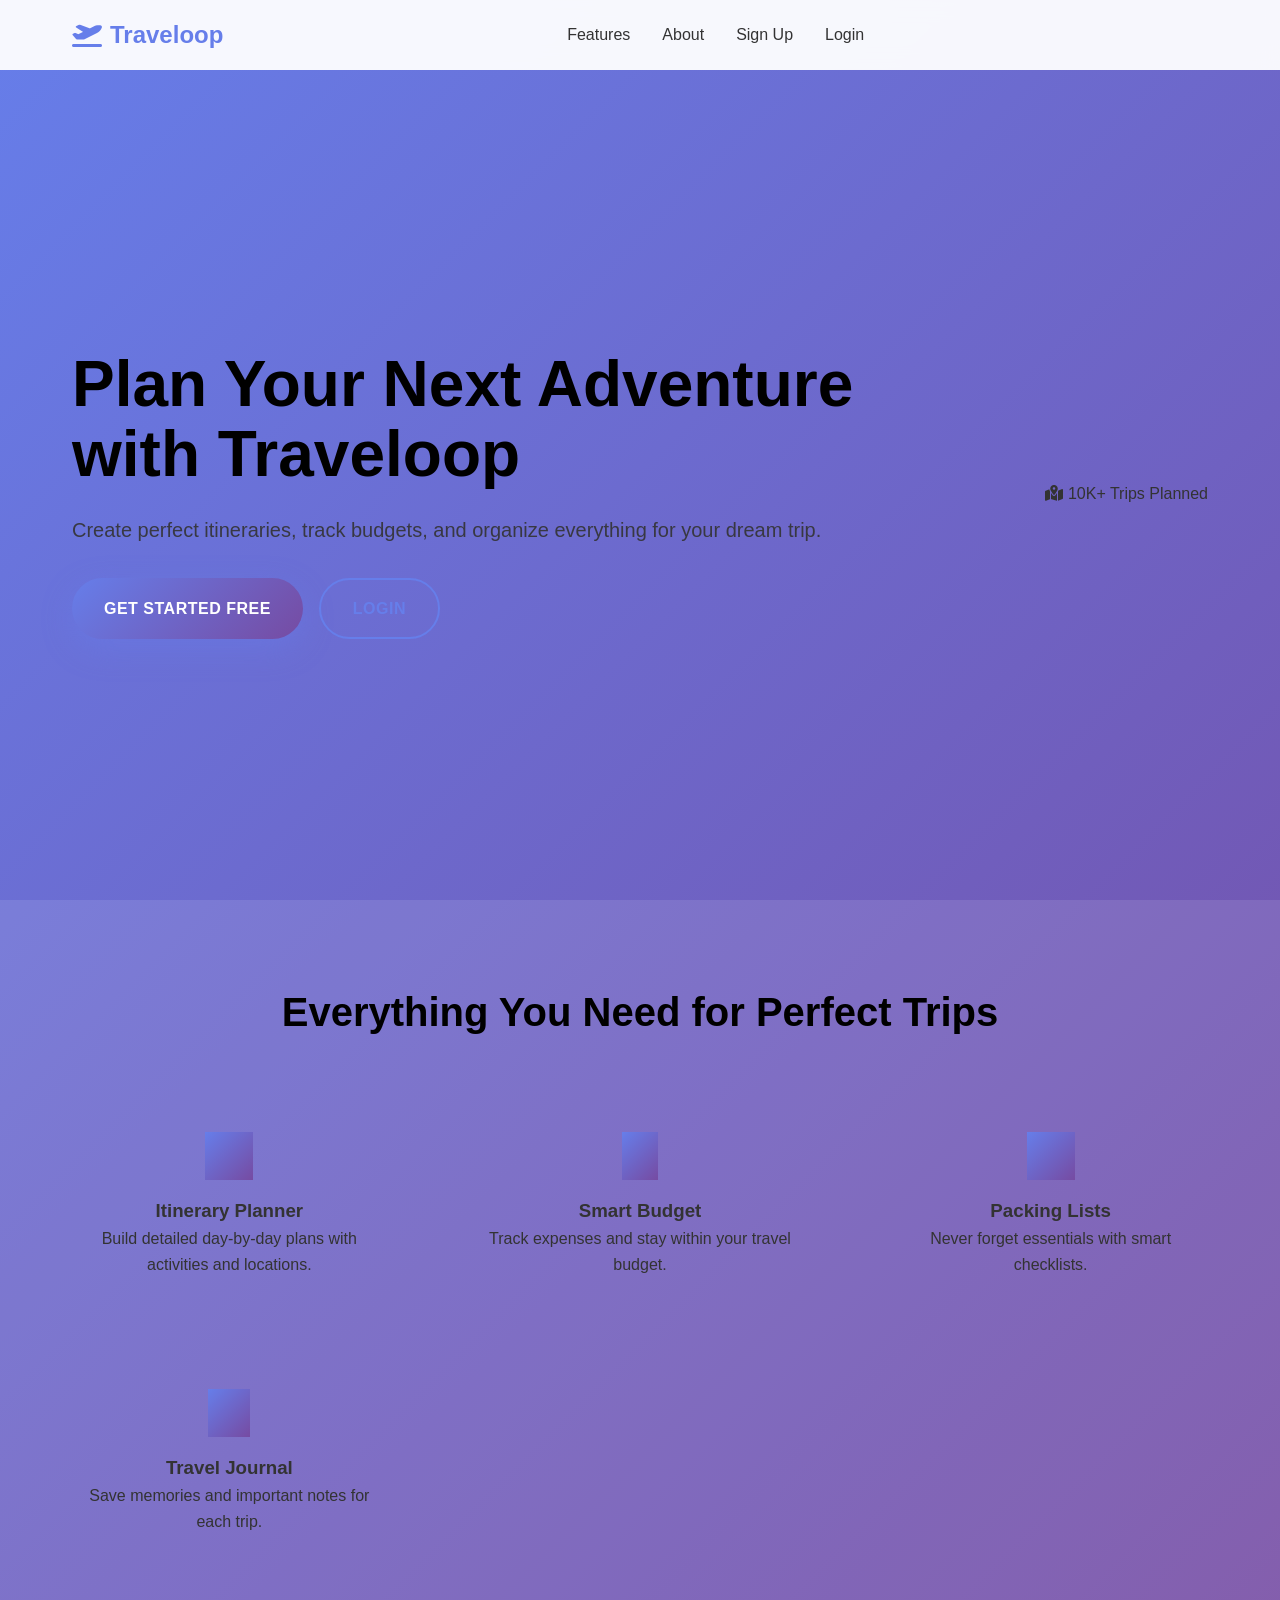
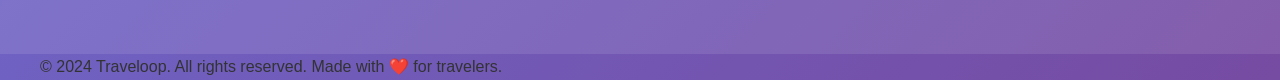
<file: Travelloop/index.html>
<!DOCTYPE html>
<html lang="en">
<head>
    <meta charset="UTF-8">
    <meta name="viewport" content="width=device-width, initial-scale=1.0">
    <title>Traveloop - Plan Your Dream Journey</title>
    <link rel="stylesheet" href="css/style.css">
    <link rel="stylesheet" href="css/responsive.css">
    <link href="https://cdnjs.cloudflare.com/ajax/libs/font-awesome/6.0.0/css/all.min.css" rel="stylesheet">
</head>
<body>
    <nav class="navbar">
        <div class="nav-container">
            <div class="nav-logo">
                <i class="fas fa-plane-departure"></i>
                <span>Traveloop</span>
            </div>
            <ul class="nav-menu">
                <li><a href="#features">Features</a></li>
                <li><a href="#about">About</a></li>
                <li><a href="signup.html">Sign Up</a></li>
                <li><a href="login.html">Login</a></li>
            </ul>
            <div class="hamburger">
                <span></span>
                <span></span>
                <span></span>
            </div>
        </div>
    </nav>

    <section class="hero">
        <div class="hero-content">
            <h1 class="hero-title">Plan Your Next Adventure with Traveloop</h1>
            <p class="hero-subtitle">Create perfect itineraries, track budgets, and organize everything for your dream trip.</p>
            <div class="hero-buttons">
                <a href="signup.html" class="btn btn-primary">Get Started Free</a>
                <a href="login.html" class="btn btn-secondary">Login</a>
            </div>
        </div>
        <div class="hero-image">
            <div class="floating-card">
                <i class="fas fa-map-marked-alt"></i>
                <span>10K+ Trips Planned</span>
            </div>
        </div>
    </section>

    <section id="features" class="features">
        <div class="container">
            <h2>Everything You Need for Perfect Trips</h2>
            <div class="features-grid">
                <div class="feature-card">
                    <i class="fas fa-route"></i>
                    <h3>Itinerary Planner</h3>
                    <p>Build detailed day-by-day plans with activities and locations.</p>
                </div>
                <div class="feature-card">
                    <i class="fas fa-calculator"></i>
                    <h3>Smart Budget</h3>
                    <p>Track expenses and stay within your travel budget.</p>
                </div>
                <div class="feature-card">
                    <i class="fas fa-list-check"></i>
                    <h3>Packing Lists</h3>
                    <p>Never forget essentials with smart checklists.</p>
                </div>
                <div class="feature-card">
                    <i class="fas fa-sticky-note"></i>
                    <h3>Travel Journal</h3>
                    <p>Save memories and important notes for each trip.</p>
                </div>
            </div>
        </div>
    </section>

    <footer class="footer">
        <div class="container">
            <p>&copy; 2024 Traveloop. All rights reserved. Made with ❤️ for travelers.</p>
        </div>
    </footer>

    <script src="js/app.js"></script>
</body>
</html>
</file>
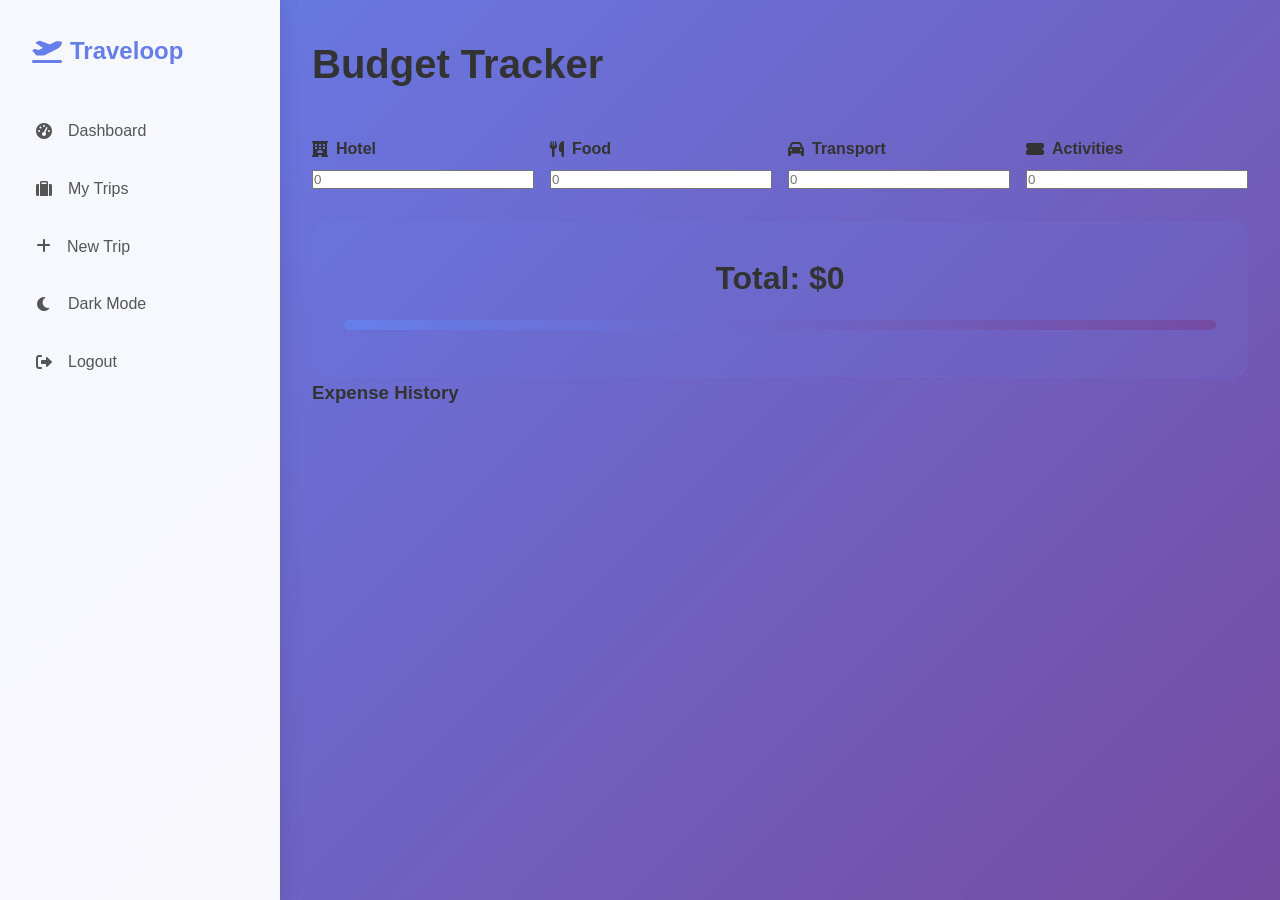
<file: Travelloop/budget.html>
<!DOCTYPE html>
<html lang="en">
<head>
    <meta charset="UTF-8">
    <meta name="viewport" content="width=device-width, initial-scale=1.0">
    <title>Budget - Traveloop</title>
    <link rel="stylesheet" href="css/style.css">
    <link rel="stylesheet" href="css/dashboard.css">
    <link rel="stylesheet" href="css/forms.css">
    <link rel="stylesheet" href="css/responsive.css">
    <link href="https://cdnjs.cloudflare.com/ajax/libs/font-awesome/6.0.0/css/all.min.css" rel="stylesheet">
</head>
<body>
    <div class="app-container">
        <aside class="sidebar">
            <!-- Same sidebar as other pages -->
            <div class="sidebar-header">
                <i class="fas fa-plane-departure"></i>
                <span>Traveloop</span>
            </div>
            <nav class="sidebar-nav">
                <a href="dashboard.html" class="nav-item"><i class="fas fa-tachometer-alt"></i><span>Dashboard</span></a>
                <a href="my-trips.html" class="nav-item"><i class="fas fa-suitcase"></i><span>My Trips</span></a>
                <a href="create-trip.html" class="nav-item"><i class="fas fa-plus"></i><span>New Trip</span></a>
                <div class="nav-divider"></div>
                <a href="#" class="nav-item" id="themeToggle"><i class="fas fa-moon"></i><span>Dark Mode</span></a>
                <a href="login.html" class="nav-item" id="logoutBtn"><i class="fas fa-sign-out-alt"></i><span>Logout</span></a>
            </nav>
        </aside>

        <main class="main-content">
            <header class="page-header">
                <div class="trip-header">
                    <h1 id="budgetTripTitle">Budget Tracker</h1>
                    <div class="trip-meta">
                        <span id="budgetTripDestination"></span>
                    </div>
                </div>
            </header>

            <div class="budget-container">
                <div class="budget-inputs">
                    <div class="budget-grid">
                        <div class="budget-item">
                            <label><i class="fas fa-hotel"></i> Hotel</label>
                            <input type="number" id="hotelCost" step="0.01" placeholder="0">
                        </div>
                        <div class="budget-item">
                            <label><i class="fas fa-utensils"></i> Food</label>
                            <input type="number" id="foodCost" step="0.01" placeholder="0">
                        </div>
                        <div class="budget-item">
                            <label><i class="fas fa-car"></i> Transport</label>
                            <input type="number" id="transportCost" step="0.01" placeholder="0">
                        </div>
                        <div class="budget-item">
                            <label><i class="fas fa-ticket-alt"></i> Activities</label>
                            <input type="number" id="activitiesCost" step="0.01" placeholder="0">
                        </div>
                    </div>
                    <div class="budget-total">
                        <div class="total-display">
                            <span>Total: $<span id="totalCost">0</span></span>
                            <div class="budget-progress">
                                <div class="progress-bar">
                                    <div class="progress-fill" id="progressFill"></div>
                                </div>
                                <span id="budgetRemaining"></span>
                            </div>
                        </div>
                    </div>
                </div>

                <div class="budget-history">
                    <h3>Expense History</h3>
                    <div id="expenseList"></div>
                </div>
            </div>
        </main>
    </div>

    <script src="js/storage.js"></script>
    <script src="js/trips.js"></script>
    <script src="js/budget.js"></script>
    <script src="js/app.js"></script>
</body>
</html>
</file>
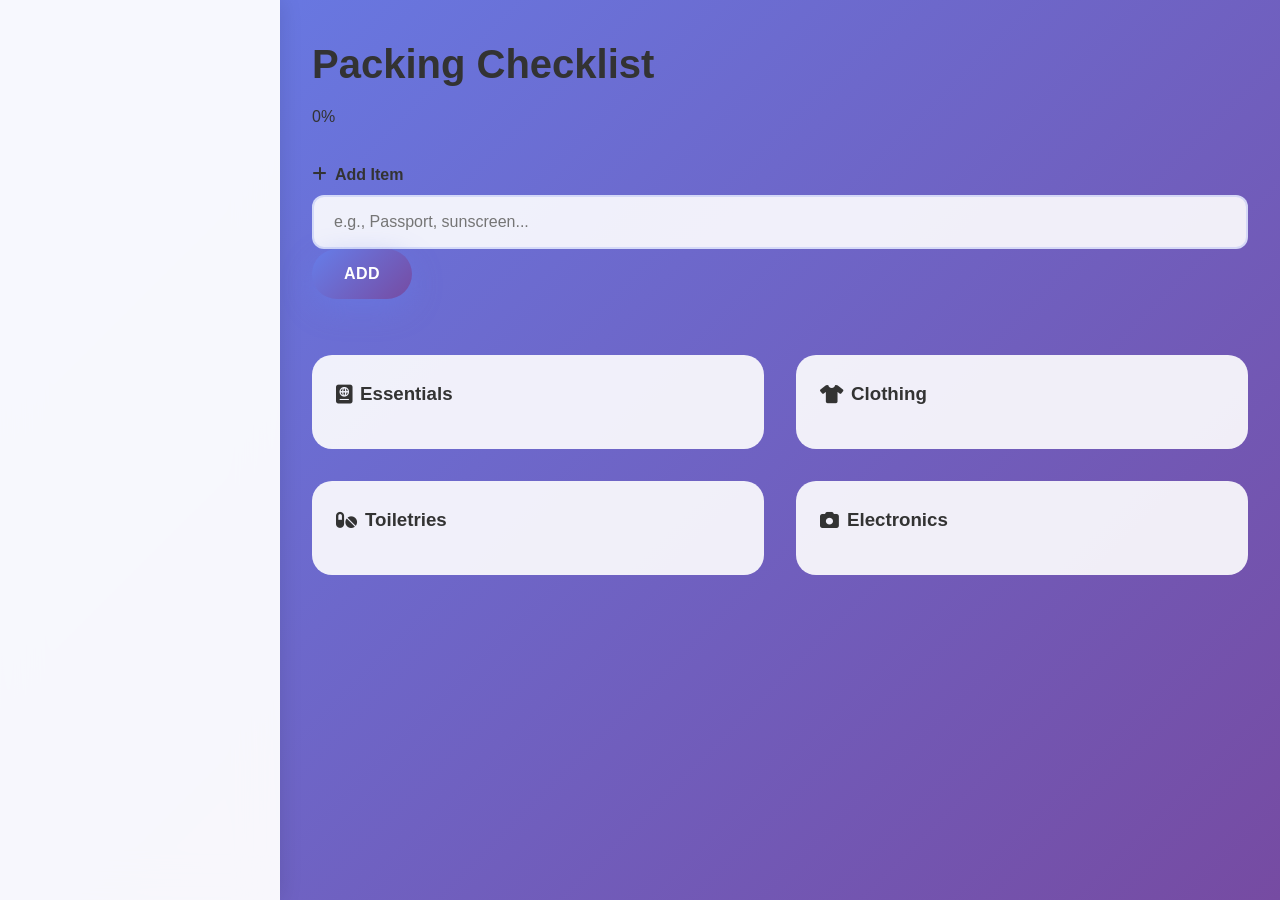
<file: Travelloop/checklist.html>
<!DOCTYPE html>
<html lang="en">
<head>
    <meta charset="UTF-8">
    <meta name="viewport" content="width=device-width, initial-scale=1.0">
    <title>Packing List - Traveloop</title>
    <link rel="stylesheet" href="css/style.css">
    <link rel="stylesheet" href="css/dashboard.css">
    <link rel="stylesheet" href="css/forms.css">
    <link rel="stylesheet" href="css/responsive.css">
    <link href="https://cdnjs.cloudflare.com/ajax/libs/font-awesome/6.0.0/css/all.min.css" rel="stylesheet">
</head>
<body>
    <div class="app-container">
        <aside class="sidebar"><!-- Same sidebar --></aside>
        <main class="main-content">
            <header class="page-header">
                <div class="trip-header">
                    <h1 id="checklistTripTitle">Packing Checklist</h1>
                    <span id="checklistProgress" class="progress-badge">0%</span>
                </div>
            </header>

            <div class="checklist-container">
                <div class="checklist-form">
                    <div class="form-group">
                        <label><i class="fas fa-plus"></i> Add Item</label>
                        <div class="input-group">
                            <input type="text" id="newItem" placeholder="e.g., Passport, sunscreen...">
                            <button id="addItemBtn" class="btn btn-primary btn-sm">Add</button>
                        </div>
                    </div>
                </div>

                <div class="checklist-categories">
                    <div class="category">
                        <h3><i class="fas fa-passport"></i> Essentials</h3>
                        <ul id="essentialsList" class="checklist-items"></ul>
                    </div>
                    <div class="category">
                        <h3><i class="fas fa-shirt"></i> Clothing</h3>
                        <ul id="clothingList" class="checklist-items"></ul>
                    </div>
                    <div class="category">
                        <h3><i class="fas fa-pills"></i> Toiletries</h3>
                        <ul id="toiletriesList" class="checklist-items"></ul>
                    </div>
                    <div class="category">
                        <h3><i class="fas fa-camera"></i> Electronics</h3>
                        <ul id="electronicsList" class="checklist-items"></ul>
                    </div>
                </div>
            </div>
        </main>
    </div>

    <script src="js/storage.js"></script>
    <script src="js/trips.js"></script>
    <script src="js/checklist.js"></script>
    <script src="js/app.js"></script>
</body>
</html>
</file>
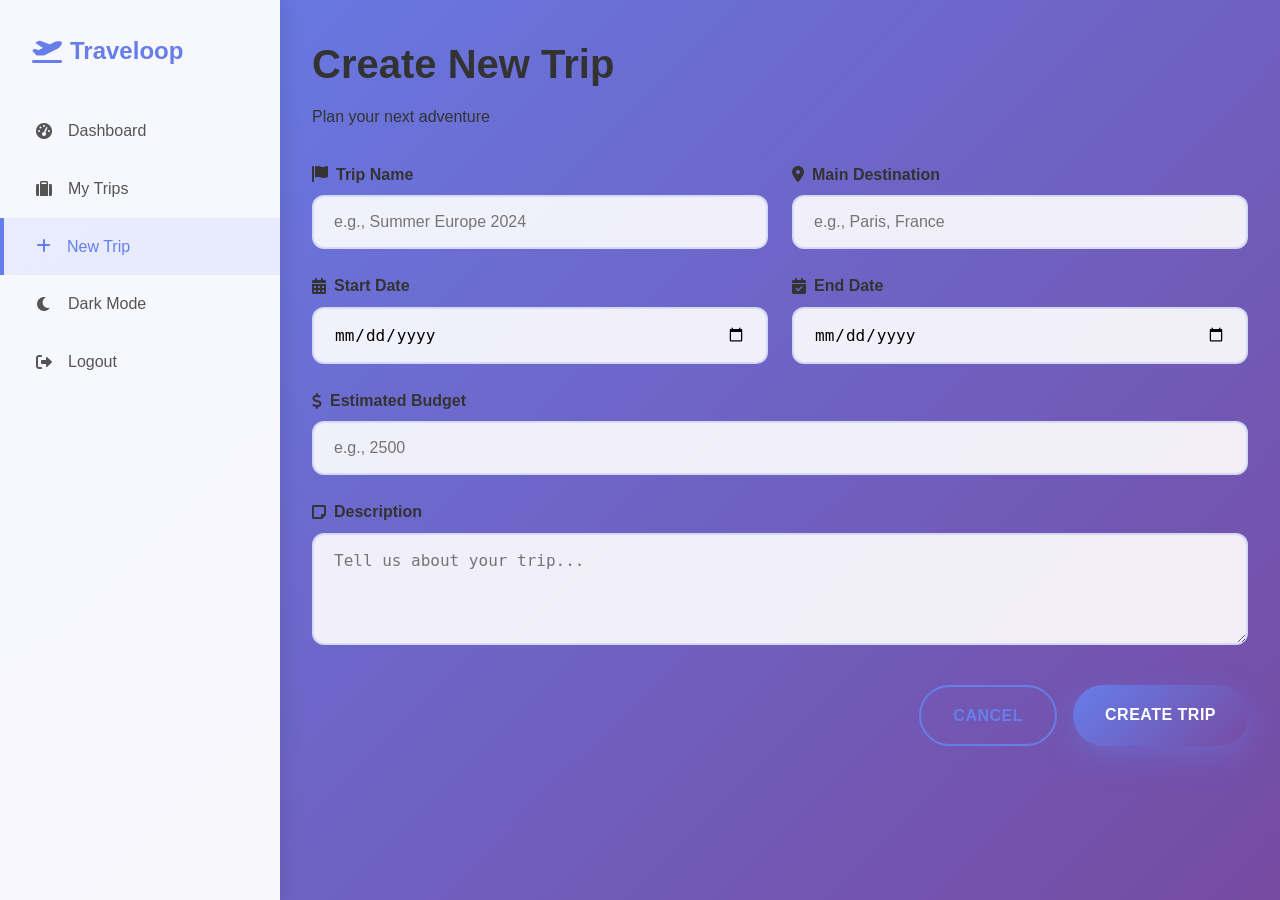
<file: Travelloop/create-trip.html>
<!DOCTYPE html>
<html lang="en">
<head>
    <meta charset="UTF-8">
    <meta name="viewport" content="width=device-width, initial-scale=1.0">
    <title>Create Trip - Traveloop</title>
    <link rel="stylesheet" href="css/style.css">
    <link rel="stylesheet" href="css/forms.css">
    <link rel="stylesheet" href="css/dashboard.css">
    <link rel="stylesheet" href="css/responsive.css">
    <link href="https://cdnjs.cloudflare.com/ajax/libs/font-awesome/6.0.0/css/all.min.css" rel="stylesheet">
</head>
<body>
    <div class="app-container">
        <aside class="sidebar">
            <!-- Same sidebar as dashboard -->
            <div class="sidebar-header">
                <i class="fas fa-plane-departure"></i>
                <span>Traveloop</span>
            </div>
            <nav class="sidebar-nav">
                <a href="dashboard.html" class="nav-item">
                    <i class="fas fa-tachometer-alt"></i>
                    <span>Dashboard</span>
                </a>
                <a href="my-trips.html" class="nav-item">
                    <i class="fas fa-suitcase"></i>
                    <span>My Trips</span>
                </a>
                <a href="create-trip.html" class="nav-item active">
                    <i class="fas fa-plus"></i>
                    <span>New Trip</span>
                </a>
                <div class="nav-divider"></div>
                <a href="#" class="nav-item" id="themeToggle">
                    <i class="fas fa-moon"></i>
                    <span>Dark Mode</span>
                </a>
                <a href="login.html" class="nav-item" id="logoutBtn">
                    <i class="fas fa-sign-out-alt"></i>
                    <span>Logout</span>
                </a>
            </nav>
        </aside>

        <main class="main-content">
            <header class="page-header">
                <h1>Create New Trip</h1>
                <p>Plan your next adventure</p>
            </header>

            <div class="form-container">
                <form id="createTripForm" class="trip-form">
                    <div class="form-row">
                        <div class="form-group">
                            <label for="tripName"><i class="fas fa-flag"></i> Trip Name</label>
                            <input type="text" id="tripName" required placeholder="e.g., Summer Europe 2024">
                        </div>
                        <div class="form-group">
                            <label for="destination"><i class="fas fa-map-marker-alt"></i> Main Destination</label>
                            <input type="text" id="destination" required placeholder="e.g., Paris, France">
                        </div>
                    </div>
                    <div class="form-row">
                        <div class="form-group">
                            <label for="startDate"><i class="fas fa-calendar-alt"></i> Start Date</label>
                            <input type="date" id="startDate" required>
                        </div>
                        <div class="form-group">
                            <label for="endDate"><i class="fas fa-calendar-check"></i> End Date</label>
                            <input type="date" id="endDate" required>
                        </div>
                    </div>
                    <div class="form-group">
                        <label for="budget"><i class="fas fa-dollar-sign"></i> Estimated Budget</label>
                        <input type="number" id="budget" placeholder="e.g., 2500" step="0.01">
                    </div>
                    <div class="form-group">
                        <label for="description"><i class="fas fa-sticky-note"></i> Description</label>
                        <textarea id="description" rows="4" placeholder="Tell us about your trip..."></textarea>
                    </div>
                    <div class="form-actions">
                        <a href="dashboard.html" class="btn btn-secondary">Cancel</a>
                        <button type="submit" class="btn btn-primary">Create Trip</button>
                    </div>
                </form>
            </div>
        </main>
    </div>

    <script src="js/storage.js"></script>
    <script src="js/trips.js"></script>
    <script src="js/app.js"></script>
</body>
</html>
</file>
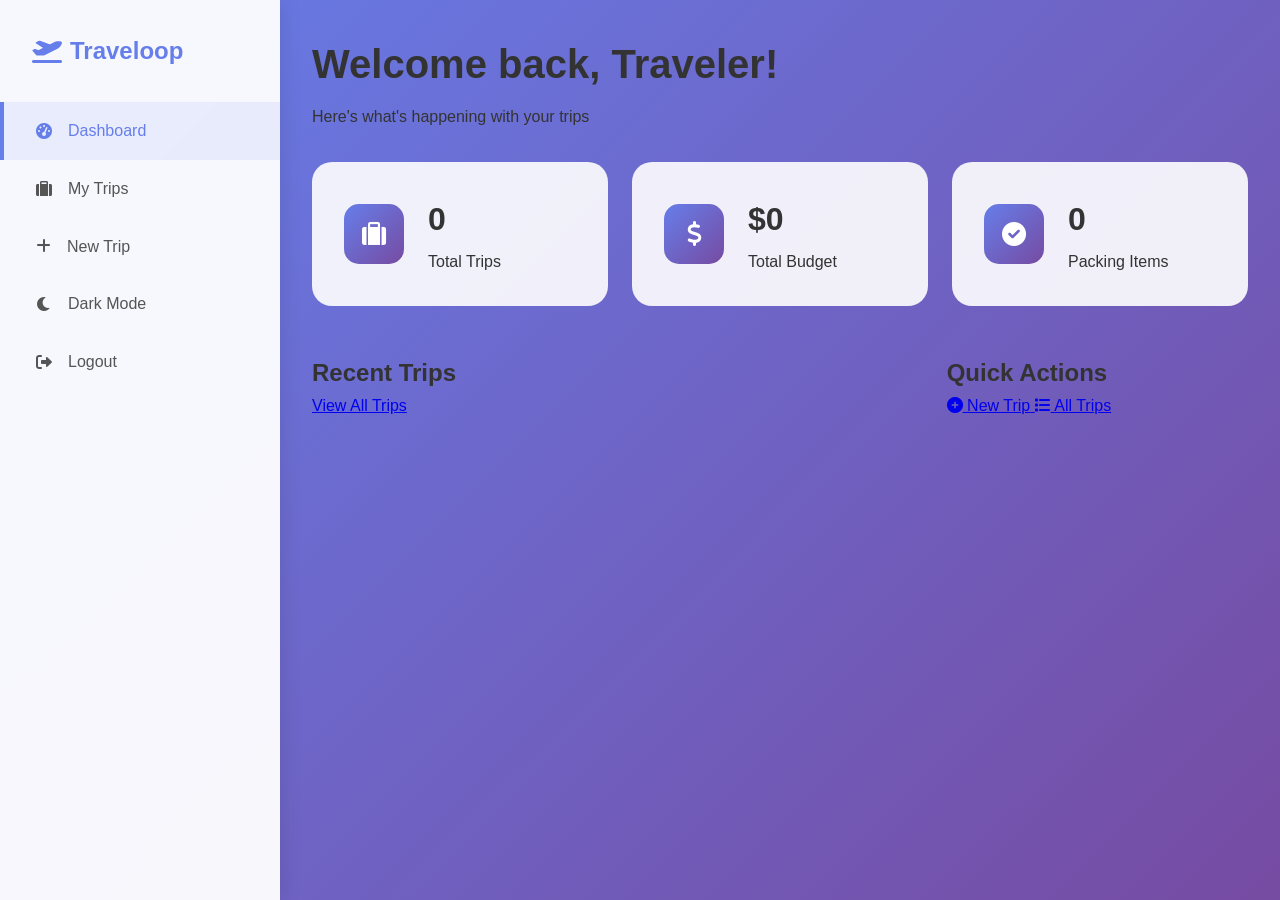
<file: Travelloop/dashboard.html>
<!DOCTYPE html>
<html lang="en">
<head>
    <meta charset="UTF-8">
    <meta name="viewport" content="width=device-width, initial-scale=1.0">
    <title>Dashboard - Traveloop</title>
    <link rel="stylesheet" href="css/style.css">
    <link rel="stylesheet" href="css/dashboard.css">
    <link rel="stylesheet" href="css/responsive.css">
    <link href="https://cdnjs.cloudflare.com/ajax/libs/font-awesome/6.0.0/css/all.min.css" rel="stylesheet">
</head>
<body>
    <div class="app-container">
        <!-- Sidebar -->
        <aside class="sidebar">
            <div class="sidebar-header">
                <i class="fas fa-plane-departure"></i>
                <span>Traveloop</span>
            </div>
            <nav class="sidebar-nav">
                <a href="dashboard.html" class="nav-item active">
                    <i class="fas fa-tachometer-alt"></i>
                    <span>Dashboard</span>
                </a>
                <a href="my-trips.html" class="nav-item">
                    <i class="fas fa-suitcase"></i>
                    <span>My Trips</span>
                </a>
                <a href="create-trip.html" class="nav-item">
                    <i class="fas fa-plus"></i>
                    <span>New Trip</span>
                </a>
                <div class="nav-divider"></div>
                <a href="#" class="nav-item" id="themeToggle">
                    <i class="fas fa-moon"></i>
                    <span>Dark Mode</span>
                </a>
                <a href="login.html" class="nav-item" id="logoutBtn">
                    <i class="fas fa-sign-out-alt"></i>
                    <span>Logout</span>
                </a>
            </nav>
        </aside>

        <!-- Main Content -->
        <main class="main-content">
            <header class="page-header">
                <h1>Welcome back, <span id="userName">Traveler</span>!</h1>
                <p>Here's what's happening with your trips</p>
            </header>

            <div class="stats-grid">
                <div class="stat-card">
                    <div class="stat-icon">
                        <i class="fas fa-suitcase"></i>
                    </div>
                    <div class="stat-info">
                        <h3 id="totalTrips">0</h3>
                        <p>Total Trips</p>
                    </div>
                </div>
                <div class="stat-card">
                    <div class="stat-icon">
                        <i class="fas fa-dollar-sign"></i>
                    </div>
                    <div class="stat-info">
                        <h3 id="totalBudget">$0</h3>
                        <p>Total Budget</p>
                    </div>
                </div>
                <div class="stat-card">
                    <div class="stat-icon">
                        <i class="fas fa-check-circle"></i>
                    </div>
                    <div class="stat-info">
                        <h3 id="completedItems">0</h3>
                        <p>Packing Items</p>
                    </div>
                </div>
            </div>

            <div class="dashboard-grid">
                <div class="recent-trips">
                    <h2>Recent Trips</h2>
                    <div id="recentTripsList" class="trips-grid">
                        <!-- Dynamic content -->
                    </div>
                    <a href="my-trips.html" class="view-all-btn">View All Trips</a>
                </div>
                
                <div class="quick-actions">
                    <h2>Quick Actions</h2>
                    <div class="action-buttons">
                        <a href="create-trip.html" class="action-btn primary">
                            <i class="fas fa-plus-circle"></i>
                            <span>New Trip</span>
                        </a>
                        <a href="my-trips.html" class="action-btn">
                            <i class="fas fa-list"></i>
                            <span>All Trips</span>
                        </a>
                    </div>
                </div>
            </div>
        </main>
    </div>

    <script src="js/storage.js"></script>
    <script src="js/trips.js"></script>
    <script src="js/app.js"></script>
</body>
</html>
</file>
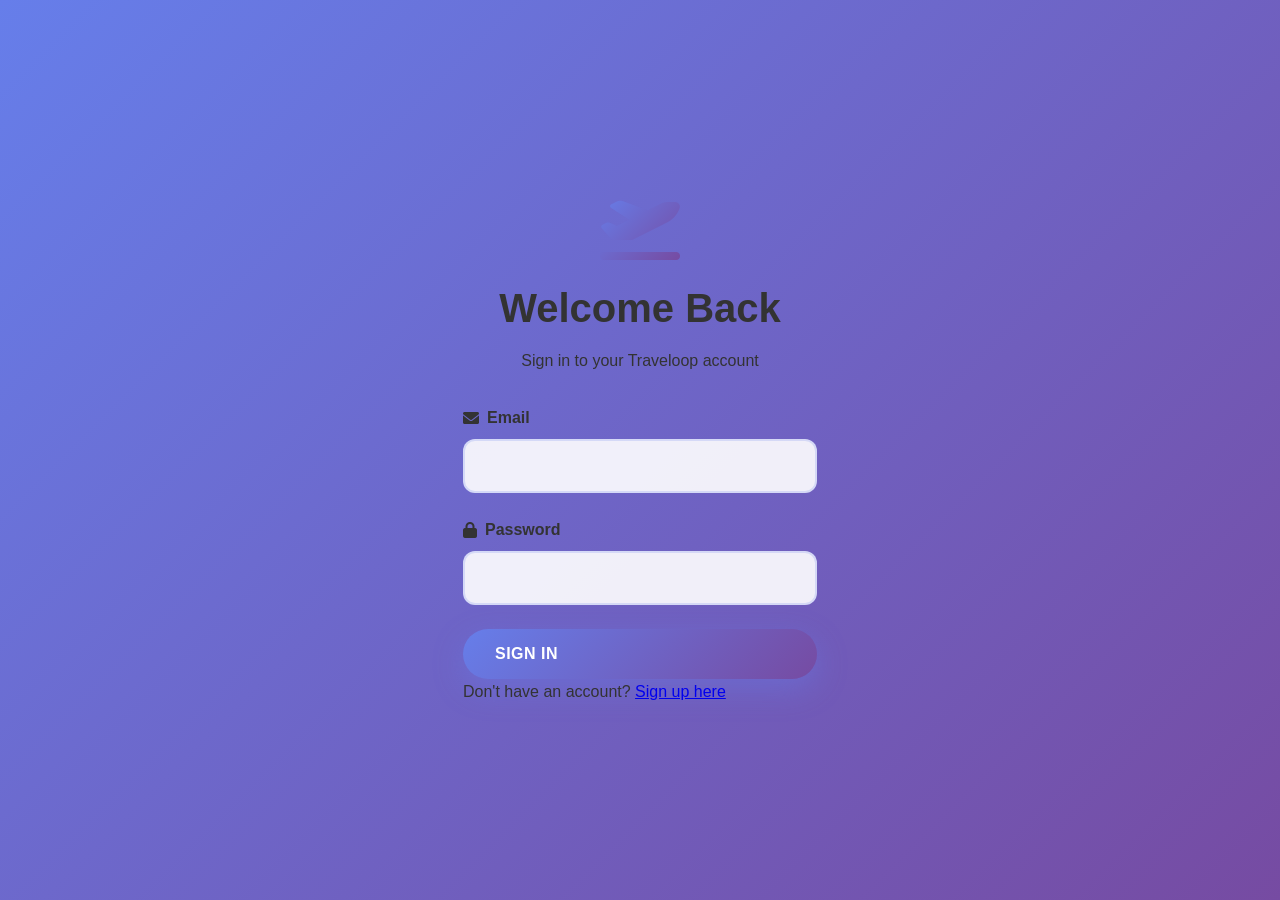
<file: Travelloop/login.html>
<!DOCTYPE html>
<html lang="en">
<head>
    <meta charset="UTF-8">
    <meta name="viewport" content="width=device-width, initial-scale=1.0">
    <title>Login - Traveloop</title>
    <link rel="stylesheet" href="css/style.css">
    <link rel="stylesheet" href="css/forms.css">
    <link rel="stylesheet" href="css/responsive.css">
    <link href="https://cdnjs.cloudflare.com/ajax/libs/font-awesome/6.0.0/css/all.min.css" rel="stylesheet">
</head>
<body>
    <div class="auth-container">
        <div class="auth-card">
            <div class="auth-header">
                <i class="fas fa-plane-departure"></i>
                <h1>Welcome Back</h1>
                <p>Sign in to your Traveloop account</p>
            </div>
            <form id="loginForm" class="auth-form">
                <div class="form-group">
                    <label for="email"><i class="fas fa-envelope"></i> Email</label>
                    <input type="email" id="email" required>
                    <span class="error-message"></span>
                </div>
                <div class="form-group">
                    <label for="password"><i class="fas fa-lock"></i> Password</label>
                    <input type="password" id="password" required>
                    <span class="error-message"></span>
                </div>
                <button type="submit" class="btn btn-primary full-width">Sign In</button>
            </form>
            <div class="auth-footer">
                <p>Don't have an account? <a href="signup.html">Sign up here</a></p>
            </div>
        </div>
    </div>
    <script src="js/auth.js"></script>
    <script src="js/storage.js"></script>
</body>
</html>
</file>
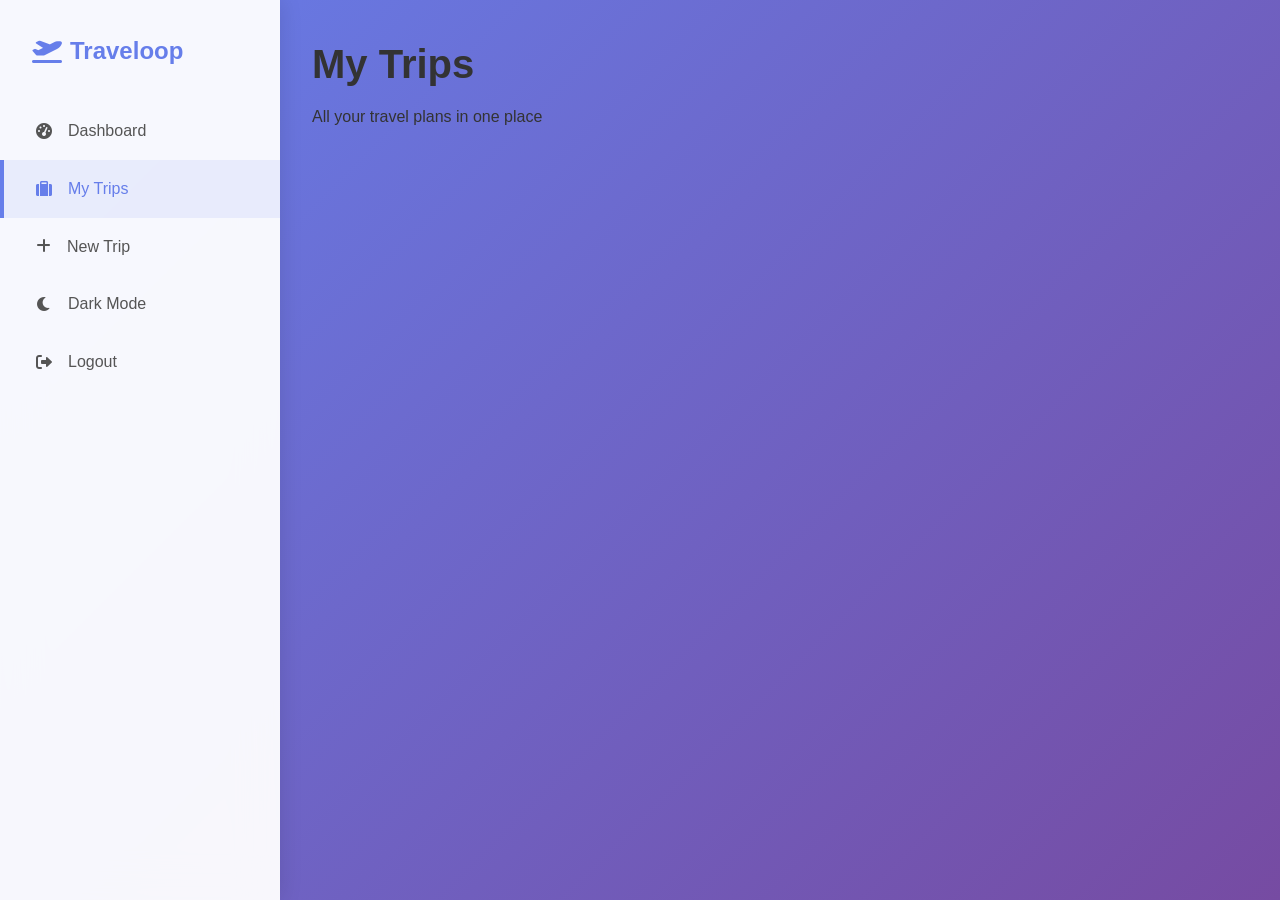
<file: Travelloop/my-trips.html>
<!DOCTYPE html>
<html lang="en">
<head>
    <meta charset="UTF-8">
    <meta name="viewport" content="width=device-width, initial-scale=1.0">
    <title>My Trips - Traveloop</title>
    <link rel="stylesheet" href="css/style.css">
    <link rel="stylesheet" href="css/dashboard.css">
    <link rel="stylesheet" href="css/responsive.css">
    <link href="https://cdnjs.cloudflare.com/ajax/libs/font-awesome/6.0.0/css/all.min.css" rel="stylesheet">
</head>
<body>
    <div class="app-container">
        <aside class="sidebar">
            <!-- Same sidebar -->
            <div class="sidebar-header">
                <i class="fas fa-plane-departure"></i>
                <span>Traveloop</span>
            </div>
            <nav class="sidebar-nav">
                <a href="dashboard.html" class="nav-item">
                    <i class="fas fa-tachometer-alt"></i>
                    <span>Dashboard</span>
                </a>
                <a href="my-trips.html" class="nav-item active">
                    <i class="fas fa-suitcase"></i>
                    <span>My Trips</span>
                </a>
                <a href="create-trip.html" class="nav-item">
                    <i class="fas fa-plus"></i>
                    <span>New Trip</span>
                </a>
                <div class="nav-divider"></div>
                <a href="#" class="nav-item" id="themeToggle">
                    <i class="fas fa-moon"></i>
                    <span>Dark Mode</span>
                </a>
                <a href="login.html" class="nav-item" id="logoutBtn">
                    <i class="fas fa-sign-out-alt"></i>
                    <span>Logout</span>
                </a>
            </nav>
        </aside>

        <main class="main-content">
            <header class="page-header">
                <h1>My Trips</h1>
                <p>All your travel plans in one place</p>
            </header>

            <div class="trips-container">
                <div id="tripsList" class="trips-grid">
                    <!-- Dynamic trip cards will be loaded here -->
                </div>
            </div>
        </main>
    </div>

    <script src="js/storage.js"></script>
    <script src="js/trips.js"></script>
    <script src="js/app.js"></script>
</body>
</html>
</file>
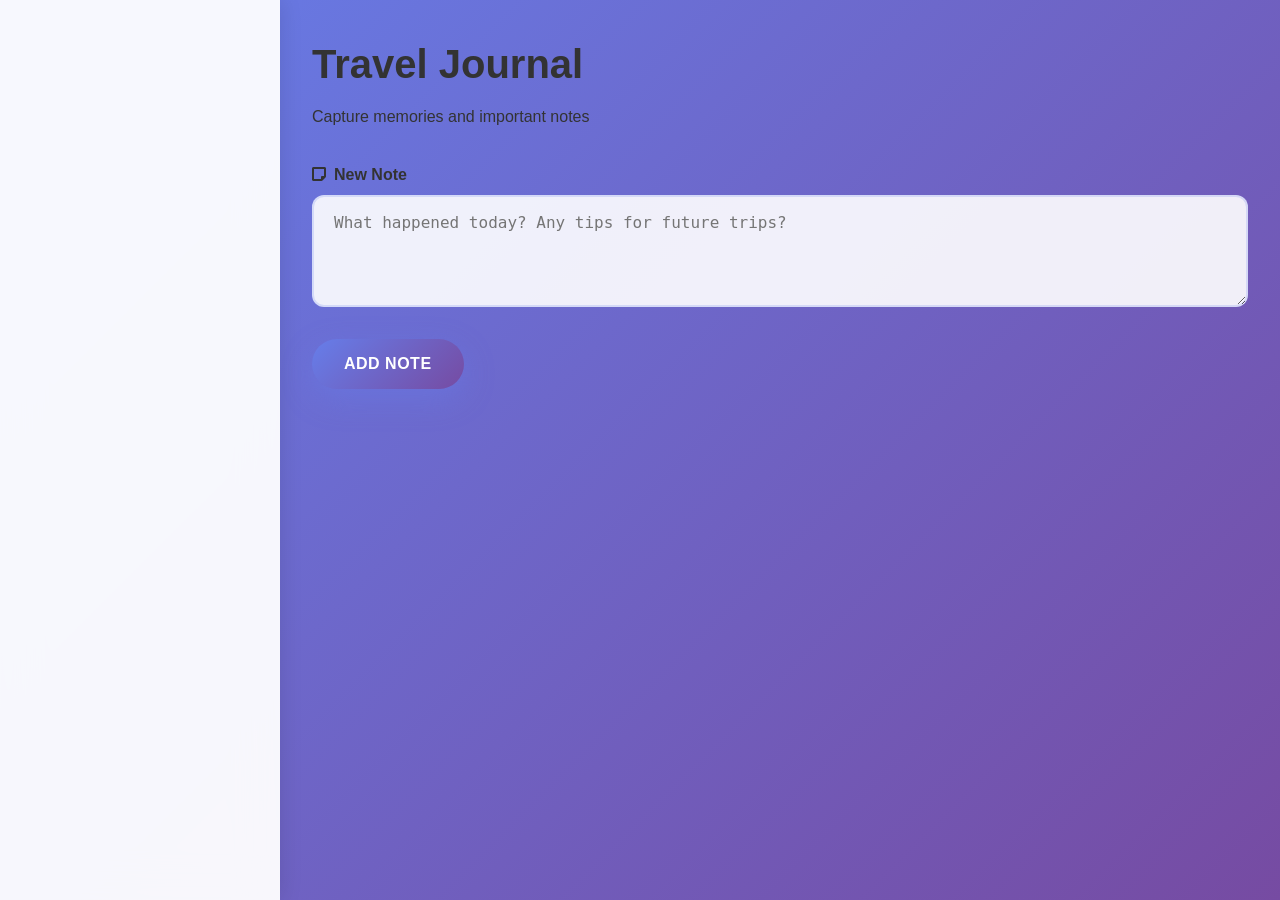
<file: Travelloop/notes.html>
<!DOCTYPE html>
<html lang="en">
<head>
    <meta charset="UTF-8">
    <meta name="viewport" content="width=device-width, initial-scale=1.0">
    <title>Notes - Traveloop</title>
    <link rel="stylesheet" href="css/style.css">
    <link rel="stylesheet" href="css/dashboard.css">
    <link rel="stylesheet" href="css/forms.css">
    <link rel="stylesheet" href="css/responsive.css">
    <link href="https://cdnjs.cloudflare.com/ajax/libs/font-awesome/6.0.0/css/all.min.css" rel="stylesheet">
</head>
<body>
    <div class="app-container">
        <aside class="sidebar"><!-- Same sidebar --></aside>
        <main class="main-content">
            <header class="page-header">
                <h1 id="notesTripTitle">Travel Journal</h1>
                <p>Capture memories and important notes</p>
            </header>

            <div class="notes-container">
                <div class="notes-form">
                    <div class="form-group">
                        <label><i class="fas fa-sticky-note"></i> New Note</label>
                        <textarea id="newNote" rows="4" placeholder="What happened today? Any tips for future trips?"></textarea>
                    </div>
                    <button id="addNoteBtn" class="btn btn-primary">Add Note</button>
                </div>

                <div id="notesList" class="notes-grid">
                    <!-- Dynamic notes -->
                </div>
            </div>
        </main>
    </div>

    <script src="js/storage.js"></script>
    <script src="js/trips.js"></script>
    <script src="js/notes.js"></script>
    <script src="js/app.js"></script>
</body>
</html>
</file>
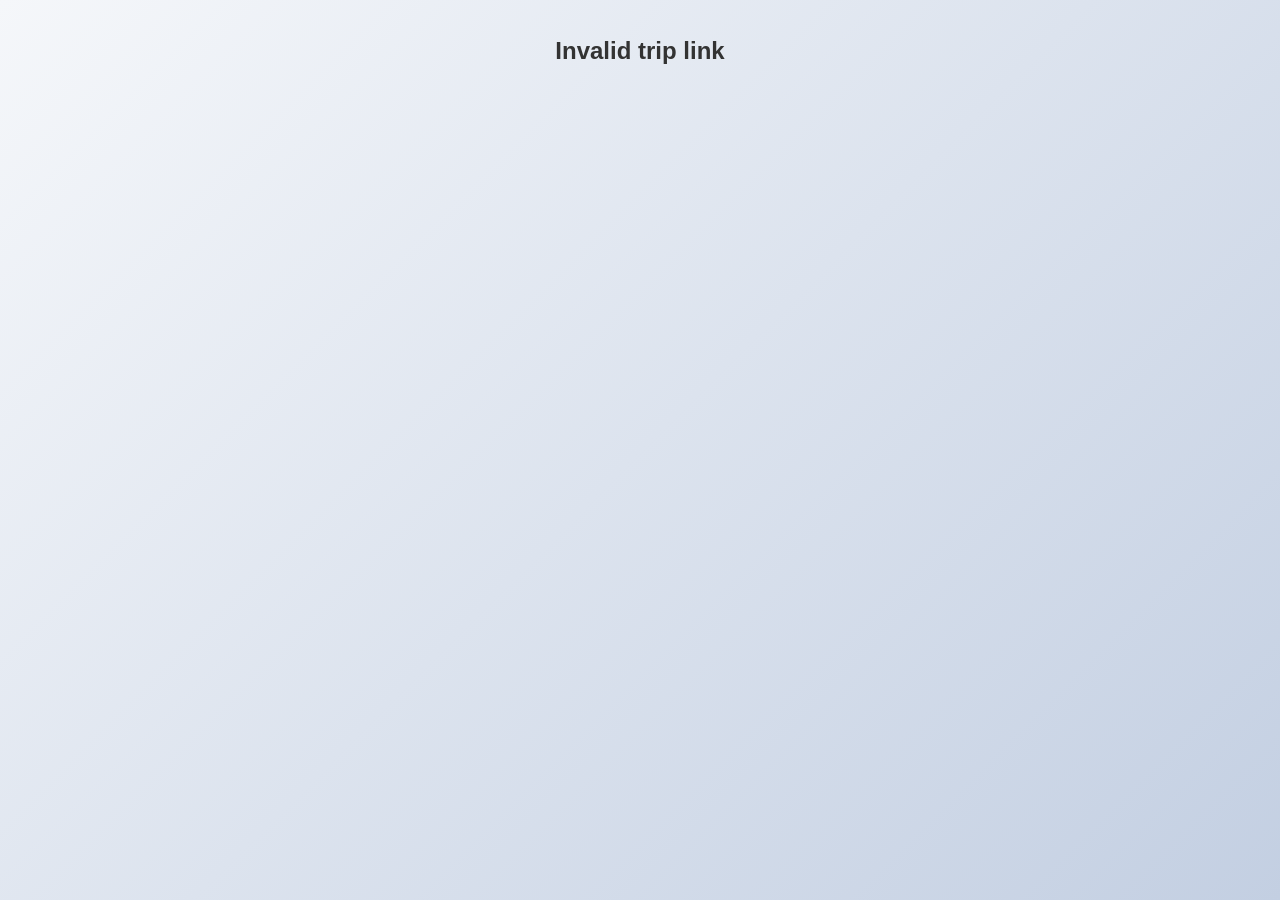
<file: Travelloop/shared-trip.html>
<!DOCTYPE html>
<html lang="en">
<head>
    <meta charset="UTF-8">
    <meta name="viewport" content="width=device-width, initial-scale=1.0">
    <title>Shared Trip - Traveloop</title>
    <link rel="stylesheet" href="css/style.css">
    <link rel="stylesheet" href="css/dashboard.css">
    <link rel="stylesheet" href="css/responsive.css">
    <link href="https://cdnjs.cloudflare.com/ajax/libs/font-awesome/6.0.0/css/all.min.css" rel="stylesheet">
</head>
<body class="shared-view">
    <nav class="shared-navbar">
        <div class="nav-container">
            <div class="nav-logo">
                <i class="fas fa-plane-departure"></i>
                <span>Traveloop</span>
            </div>
            <a href="index.html" class="btn btn-secondary">Back to Home</a>
        </div>
    </nav>

    <main class="shared-content">
        <header class="shared-header">
            <h1 id="sharedTripTitle">Loading...</h1>
            <div class="shared-meta">
                <span id="sharedDestination"></span>
                <span id="sharedDates"></span>
            </div>
        </header>

        <div class="shared-trip-details glass">
            <div class="shared-section">
                <h3><i class="fas fa-sticky-note"></i> Description</h3>
                <p id="sharedDescription">-</p>
            </div>
            
            <div class="shared-section">
                <h3><i class="fas fa-dollar-sign"></i> Budget</h3>
                <div id="sharedBudget">-</div>
            </div>

            <div class="shared-section">
                <h3><i class="fas fa-route"></i> Itinerary Highlights</h3>
                <div id="sharedItinerary">-</div>
            </div>
        </div>
    </main>

    <script src="js/storage.js"></script>
    <script src="js/trips.js"></script>
    <script>
        document.addEventListener('DOMContentLoaded', function() {
            const urlParams = new URLSearchParams(window.location.search);
            const tripId = urlParams.get('id');
            
            if (tripId) {
                loadSharedTrip(tripId);
            } else {
                document.body.innerHTML = '<div style="text-align:center;padding:2rem;"><h2>Invalid trip link</h2></div>';
            }
        });

        function loadSharedTrip(tripId) {
            const trip = Trips.getAllTrips().find(t => t.id === tripId);
            if (!trip) {
                document.body.innerHTML = '<div style="text-align:center;padding:2rem;"><h2>Trip not found</h2></div>';
                return;
            }

            document.getElementById('sharedTripTitle').textContent = trip.name;
            document.getElementById('sharedDestination').textContent = trip.destination;
            document.getElementById('sharedDates').textContent = 
                `${formatDate(trip.startDate)} - ${formatDate(trip.endDate)}`;
            document.getElementById('sharedDescription').textContent = trip.description || 'No description';
            
            const budgetInfo = trip.budget ? `$${trip.budget.toLocaleString()}` : 'Not set';
            document.getElementById('sharedBudget').innerHTML = `<span class="budget-amount">${budgetInfo}</span>`;
        }
    </script>
</body>
</html>
</file>
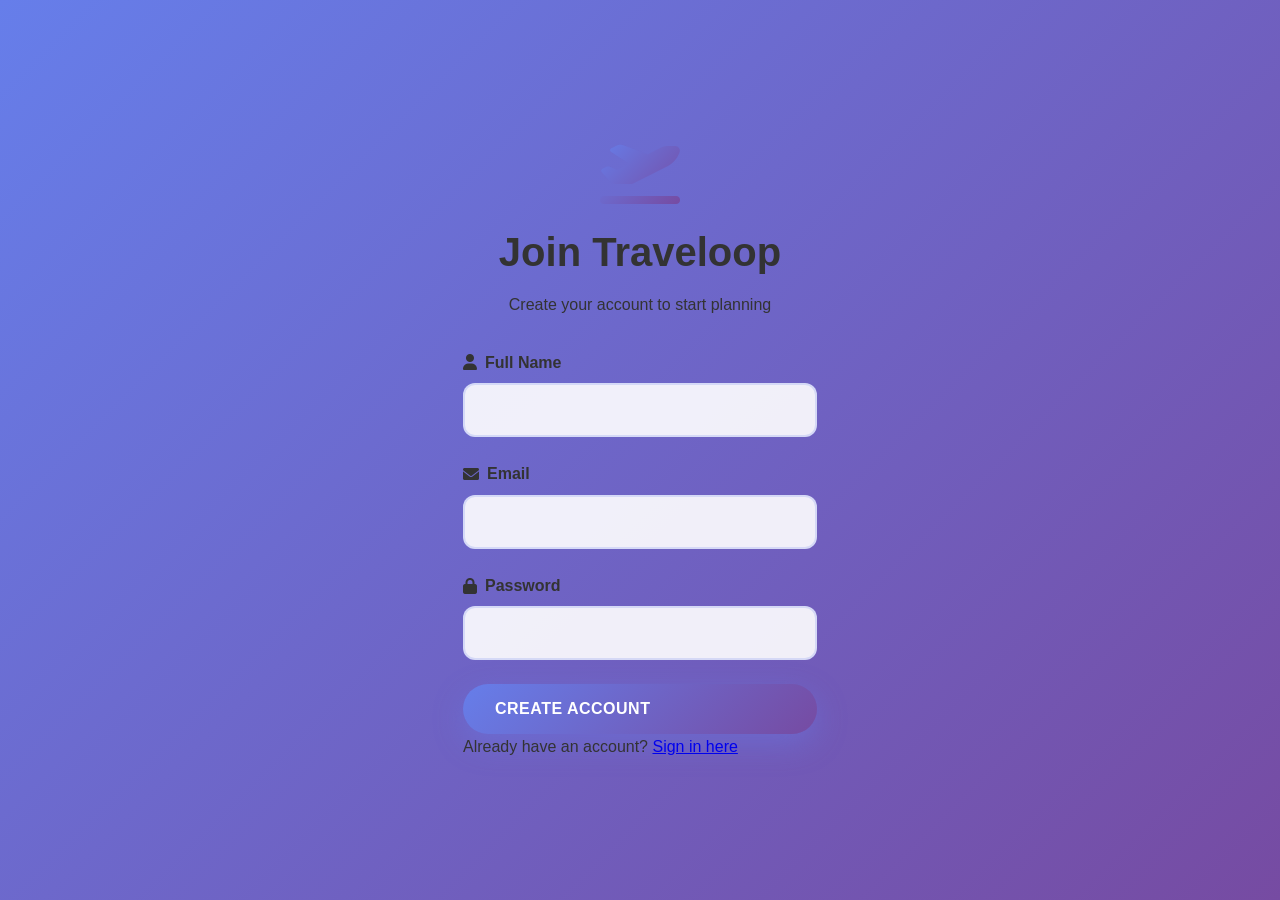
<file: Travelloop/signup.html>
<!DOCTYPE html>
<html lang="en">
<head>
    <meta charset="UTF-8">
    <meta name="viewport" content="width=device-width, initial-scale=1.0">
    <title>Sign Up - Traveloop</title>
    <link rel="stylesheet" href="css/style.css">
    <link rel="stylesheet" href="css/forms.css">
    <link rel="stylesheet" href="css/responsive.css">
    <link href="https://cdnjs.cloudflare.com/ajax/libs/font-awesome/6.0.0/css/all.min.css" rel="stylesheet">
</head>
<body>
    <div class="auth-container">
        <div class="auth-card">
            <div class="auth-header">
                <i class="fas fa-plane-departure"></i>
                <h1>Join Traveloop</h1>
                <p>Create your account to start planning</p>
            </div>
            <form id="signupForm" class="auth-form">
                <div class="form-group">
                    <label for="name"><i class="fas fa-user"></i> Full Name</label>
                    <input type="text" id="name" required>
                    <span class="error-message"></span>
                </div>
                <div class="form-group">
                    <label for="email"><i class="fas fa-envelope"></i> Email</label>
                    <input type="email" id="email" required>
                    <span class="error-message"></span>
                </div>
                <div class="form-group">
                    <label for="password"><i class="fas fa-lock"></i> Password</label>
                    <input type="password" id="password" required minlength="6">
                    <span class="error-message"></span>
                </div>
                <button type="submit" class="btn btn-primary full-width">Create Account</button>
            </form>
            <div class="auth-footer">
                <p>Already have an account? <a href="login.html">Sign in here</a></p>
            </div>
        </div>
    </div>
    <script src="js/auth.js"></script>
    <script src="js/storage.js"></script>
</body>
</html>
</file>
<file: Travelloop/css/style.css>
/* Reset & Base Styles */
* {
    margin: 0;
    padding: 0;
    box-sizing: border-box;
}

body {
    font-family: 'Inter', -apple-system, BlinkMacSystemFont, sans-serif;
    line-height: 1.6;
    color: #333;
    background: linear-gradient(135deg, #667eea 0%, #764ba2 100%);
    min-height: 100vh;
    transition: all 0.3s ease;
}

body.dark-theme {
    background: linear-gradient(135deg, #2c3e50 0%, #34495e 100%);
    color: #ecf0f1;
}

/* Glassmorphism Effect */
.glass {
    background: rgba(255, 255, 255, 0.25);
    backdrop-filter: blur(10px);
    border-radius: 20px;
    border: 1px solid rgba(255, 255, 255, 0.18);
    box-shadow: 0 8px 32px 0 rgba(31, 38, 135, 0.37);
}

.dark-theme .glass {
    background: rgba(255, 255, 255, 0.1);
    border: 1px solid rgba(255, 255, 255, 0.2);
}

/* Navbar */
.navbar {
    position: fixed;
    top: 0;
    width: 100%;
    background: rgba(255, 255, 255, 0.95);
    backdrop-filter: blur(10px);
    z-index: 1000;
    padding: 1rem 0;
    transition: all 0.3s ease;
}

.nav-container {
    max-width: 1200px;
    margin: 0 auto;
    padding: 0 2rem;
    display: flex;
    justify-content: space-between;
    align-items: center;
}

.nav-logo {
    font-size: 1.5rem;
    font-weight: bold;
    color: #667eea;
    display: flex;
    align-items: center;
    gap: 0.5rem;
}

.nav-menu {
    display: flex;
    list-style: none;
    gap: 2rem;
}

.nav-menu a {
    text-decoration: none;
    color: #333;
    font-weight: 500;
    transition: color 0.3s ease;
}

.nav-menu a:hover {
    color: #667eea;
}

/* Hero Section */
.hero {
    min-height: 100vh;
    display: flex;
    align-items: center;
    max-width: 1200px;
    margin: 0 auto;
    padding: 120px 2rem 2rem;
    gap: 4rem;
}

.hero-content {
    flex: 1;
    z-index: 2;
}

.hero-title {
    font-size: clamp(2.5rem, 5vw, 4rem);
    font-weight: 800;
    line-height: 1.1;
    margin-bottom: 1.5rem;
    color: #000;
}

.hero-subtitle {
    font-size: 1.25rem;
    margin-bottom: 2rem;
    opacity: 0.9;
}

.hero-buttons {
    display: flex;
    gap: 1rem;
    flex-wrap: wrap;
}

.btn {
    padding: 1rem 2rem;
    border: none;
    border-radius: 50px;
    font-size: 1rem;
    font-weight: 600;
    text-decoration: none;
    display: inline-flex;
    align-items: center;
    gap: 0.5rem;
    cursor: pointer;
    transition: all 0.3s ease;
    text-transform: uppercase;
    letter-spacing: 0.5px;
}

.btn-primary {
    background: linear-gradient(135deg, #667eea 0%, #764ba2 100%);
    color: white;
    box-shadow: 0 10px 30px rgba(102, 126, 234, 0.4);
}

.btn-primary:hover {
    transform: translateY(-3px);
    box-shadow: 0 15px 40px rgba(102, 126, 234, 0.6);
}

.btn-secondary {
    background: transparent;
    color: #667eea;
    border: 2px solid #667eea;
}

.btn-secondary:hover {
    background: #667eea;
    color: white;
}

/* Features Section */
.features {
    padding: 5rem 2rem;
    background: rgba(255, 255, 255, 0.1);
}

.container {
    max-width: 1200px;
    margin: 0 auto;
}

.features h2 {
    text-align: center;
    font-size: 2.5rem;
    margin-bottom: 3rem;
    color: #000;
}

.features-grid {
    display: grid;
    grid-template-columns: repeat(auto-fit, minmax(280px, 1fr));
    gap: 2rem;
}

.feature-card {
    padding: 2.5rem 2rem;
    text-align: center;
    transition: all 0.3s ease;
}

.feature-card i {
    font-size: 3rem;
    background: linear-gradient(135deg, #667eea 0%, #764ba2 100%);
    -webkit-text-fill-color: transparent;
    margin-bottom: 1rem;
}

.feature-card:hover {
    transform: translateY(-10px);
}

/* App Layout */
.app-container {
    display: flex;
    min-height: 100vh;
}

.sidebar {
    width: 280px;
    background: rgba(255, 255, 255, 0.95);
    backdrop-filter: blur(20px);
    padding: 2rem 0;
    box-shadow: 2px 0 20px rgba(0,0,0,0.1);
}

.dark-theme .sidebar {
    background: rgba(52, 73, 94, 0.95);
}

.sidebar-header {
    padding: 0 2rem 2rem;
    display: flex;
    align-items: center;
    gap: 0.5rem;
    font-size: 1.5rem;
    font-weight: bold;
    color: #667eea;
}

.sidebar-nav {
    list-style: none;
}

.nav-item {
    display: flex;
    align-items: center;
    gap: 1rem;
    padding: 1rem 2rem;
    text-decoration: none;
    color: #555;
    transition: all 0.3s ease;
    border-left: 4px solid transparent;
}

.nav-item:hover,
.nav-item.active {
    background: rgba(102, 126, 234, 0.1);
    color: #667eea;
    border-left-color: #667eea;
}

.main-content {
    flex: 1;
    padding: 2rem;
    overflow-y: auto;
}

.page-header {
    margin-bottom: 2rem;
}

.page-header h1 {
    font-size: 2.5rem;
    margin-bottom: 0.5rem;
}

/* Stats Cards */
.stats-grid {
    display: grid;
    grid-template-columns: repeat(auto-fit, minmax(250px, 1fr));
    gap: 1.5rem;
    margin-bottom: 3rem;
}

.stat-card {
    display: flex;
    align-items: center;
    gap: 1.5rem;
    padding: 2rem;
}

.stat-icon {
    width: 60px;
    height: 60px;
    border-radius: 15px;
    background: linear-gradient(135deg, #667eea 0%, #764ba2 100%);
    display: flex;
    align-items: center;
    justify-content: center;
    color: white;
    font-size: 1.5rem;
}

.stat-info h3 {
    font-size: 2rem;
    font-weight: 800;
    margin-bottom: 0.25rem;
}

/* Trip Cards */
.trip-card {
    background: rgba(255, 255, 255, 0.9);
    border-radius: 20px;
    padding: 2rem;
    transition: all 0.3s ease;
    cursor: pointer;
    position: relative;
    overflow: hidden;
}

.trip-card::before {
    content: '';
    position: absolute;
    top: 0;
    left: 0;
    right: 0;
    height: 4px;
    background: linear-gradient(90deg, #667eea, #764ba2);
}

.trip-card:hover {
    transform: translateY(-5px);
    box-shadow: 0 20px 40px rgba(0,0,0,0.1);
}

.trip-card h3 {
    font-size: 1.5rem;
    margin-bottom: 0.5rem;
    color: #333;
}

.trip-meta {
    display: flex;
    gap: 1rem;
    margin-bottom: 1rem;
    font-size: 0.9rem;
    color: #666;
}

.trip-actions {
    display: flex;
    gap: 0.5rem;
    margin-top: 1rem;
}

/* Animations */
@keyframes fadeInUp {
    from {
        opacity: 0;
        transform: translateY(30px);
    }
    to {
        opacity: 1;
        transform: translateY(0);
    }
}

.fade-in-up {
    animation: fadeInUp 0.6s ease forwards;
}

/* Responsive */
@media (max-width: 768px) {
    .app-container {
        flex-direction: column;
    }
    
    .sidebar {
        width: 100%;
        position: fixed;
        top: 0;
        left: -100%;
        height: 100vh;
        z-index: 1001;
        transition: left 0.3s ease;
    }
    
    .sidebar.open {
        left: 0;
    }
}
/* Itinerary Timeline */
.itinerary-timeline {
    display: flex;
    flex-direction: column;
    gap: 1.5rem;
}

.itinerary-item {
    display: flex;
    align-items: flex-start;
    gap: 1rem;
    padding: 1.5rem;
    border-radius: 15px;
    background: rgba(255, 255, 255, 0.9);
}

.itinerary-time {
    font-weight: bold;
    color: #667eea;
    min-width: 80px;
}

.trip-tabs {
    display: flex;
    gap: 1rem;
    margin-top: 2rem;
    border-bottom: 1px solid rgba(102, 126, 234, 0.2);
}

.tab {
    padding: 0.75rem 1.5rem;
    text-decoration: none;
    color: #666;
    font-weight: 500;
    border-bottom: 3px solid transparent;
    transition: all 0.3s ease;
}

.tab.active,
.tab:hover {
    color: #667eea;
    border-bottom-color: #667eea;
}

/* Budget Styles */
.budget-grid {
    display: grid;
    grid-template-columns: repeat(auto-fit, minmax(200px, 1fr));
    gap: 1rem;
    margin-bottom: 2rem;
}

.budget-item {
    display: flex;
    flex-direction: column;
    gap: 0.5rem;
}

.budget-item label {
    display: flex;
    align-items: center;
    gap: 0.5rem;
    font-weight: 600;
}

.budget-total {
    text-align: center;
    padding: 2rem;
    border-radius: 15px;
    background: rgba(102, 126, 234, 0.1);
}

.total-display span {
    font-size: 2rem;
    font-weight: 800;
    color: #333;
}

.progress-bar {
    width: 100%;
    height: 10px;
    background: rgba(0,0,0,0.1);
    border-radius: 5px;
    overflow: hidden;
    margin: 1rem 0;
}

.progress-fill {
    height: 100%;
    background: linear-gradient(90deg, #667eea, #764ba2);
    transition: width 0.3s ease;
}

.progress-fill.over-budget {
    background: linear-gradient(90deg, #e74c3c, #c0392b);
}

/* Checklist Styles */
.checklist-container {
    display: flex;
    flex-direction: column;
    gap: 2rem;
}

.checklist-categories {
    display: grid;
    grid-template-columns: repeat(auto-fit, minmax(300px, 1fr));
    gap: 2rem;
}

.category {
    background: rgba(255, 255, 255, 0.9);
    border-radius: 20px;
    padding: 1.5rem;
}

.category h3 {
    margin-bottom: 1rem;
    display: flex;
    align-items: center;
    gap: 0.5rem;
    color: #333;
}

.checklist-items {
    list-style: none;
}

.checklist-item {
    display: flex;
    justify-content: space-between;
    align-items: center;
    padding: 1rem;
    margin-bottom: 0.5rem;
    border-radius: 10px;
    background: rgba(102, 126, 234, 0.1);
    transition: all 0.3s ease;
}

.checklist-item.completed {
    opacity: 0.7;
    background: rgba(46, 204, 113, 0.2);
}

.checklist-item:hover {
    transform: translateX(5px);
}

.item-content {
    display: flex;
    align-items: center;
    gap: 0.75rem;
    flex: 1;
}

.delete-btn {
    background: #e74c3c;
    color: white;
    border: none;
    width: 30px;
    height: 30px;
    border-radius: 50%;
    cursor: pointer;
    display: flex;
    align-items: center;
    justify-content: center;
}

/* Notes Styles */
.notes-grid {
    display: grid;
    grid-template-columns: repeat(auto-fit, minmax(350px, 1fr));
    gap: 1.5rem;
}

.note-card {
    padding: 1.5rem;
    transition: all 0.3s ease;
}

.note-card:hover {
    transform: translateY(-5px);
}

.note-header {
    display: flex;
    justify-content: space-between;
    align-items: center;
    margin-bottom: 1rem;
}

.note-date {
    color: #666;
    font-size: 0.875rem;
}

.note-content {
    line-height: 1.6;
    white-space: pre-wrap;
}

/* Shared Trip Styles */
.shared-view {
    background: linear-gradient(135deg, #f5f7fa 0%, #c3cfe2 100%);
}

.shared-navbar {
    position: fixed;
    top: 0;
    width: 100%;
    background: rgba(255, 255, 255, 0.95);
    backdrop-filter: blur(10px);
    z-index: 1000;
}

.shared-content {
    padding: 140px 2rem 2rem;
    max-width: 1000px;
    margin: 0 auto;
}

.shared-header {
    text-align: center;
    margin-bottom: 3rem;
}

.shared-header h1 {
    font-size: 3rem;
    margin-bottom: 1rem;
}

.shared-meta {
    display: flex;
    justify-content: center;
    gap: 2rem;
    font-size: 1.25rem;
    color: #666;
}

.shared-trip-details {
    display: grid;
    grid-template-columns: repeat(auto-fit, minmax(400px, 1fr));
    gap: 2rem;
    padding: 3rem;
}

.shared-section {
    padding: 2rem;
}

.shared-section h3 {
    display: flex;
    align-items: center;
    gap: 0.5rem;
    margin-bottom: 1rem;
    color: #333;
}

.budget-amount {
    font-size: 2rem;
    font-weight: 800;
    color: #27ae60;
}

/* Responsive adjustments */
@media (max-width: 768px) {
    .checklist-categories {
        grid-template-columns: 1fr;
    }
    
    .notes-grid {
        grid-template-columns: 1fr;
    }
    
    .shared-trip-details {
        grid-template-columns: 1fr;
        padding: 1.5rem;
    }
}
</file>
<file: Travelloop/css/responsive.css>
/* Mobile First Responsive Design */
@media (max-width: 768px) {
    .hero {
        flex-direction: column;
        text-align: center;
        padding-top: 140px;
    }
    
    .hero-buttons {
        justify-content: center;
    }
    
    .features-grid {
        grid-template-columns: 1fr;
    }
    
    .nav-menu {
        display: none;
    }
    
    .hamburger {
        display: block;
        cursor: pointer;
    }
    
    .hamburger span {
        display: block;
        width: 25px;
        height: 3px;
        background: #333;
        margin: 5px 0;
        transition: 0.3s;
    }
}

@media (max-width: 480px) {
    .container {
        padding: 0 1rem;
    }
    
    .main-content {
        padding: 1rem;
    }
}
</file>
<file: Travelloop/css/dashboard.css>
/* Dashboard specific styles */
.stats-grid {
    display: grid;
    grid-template-columns: repeat(auto-fit, minmax(250px, 1fr));
    gap: 1.5rem;
    margin-bottom: 3rem;
}

.stat-card {
    display: flex;
    align-items: center;
    gap: 1.5rem;
    padding: 2rem;
    border-radius: 20px;
    background: rgba(255, 255, 255, 0.9);
}

.trips-grid {
    display: grid;
    grid-template-columns: repeat(auto-fit, minmax(350px, 1fr));
    gap: 1.5rem;
}

.trip-card {
    background: rgba(255, 255, 255, 0.9);
    border-radius: 20px;
    padding: 2rem;
    transition: all 0.3s ease;
    cursor: pointer;
    position: relative;
    overflow: hidden;
}

.dashboard-grid {
    display: grid;
    grid-template-columns: 2fr 1fr;
    gap: 2rem;
}

@media (max-width: 1024px) {
    .dashboard-grid {
        grid-template-columns: 1fr;
    }
}
</file>
<file: Travelloop/css/forms.css>
.auth-container {
    min-height: 100vh;
    display: flex;
    align-items: center;
    justify-content: center;
    padding: 2rem;
}

.auth-card {
    max-width: 450px;
    width: 100%;
    padding: 3rem;
}

.auth-header {
    text-align: center;
    margin-bottom: 2rem;
}

.auth-header i {
    font-size: 4rem;
    background: linear-gradient(135deg, #667eea 0%, #764ba2 100%);
    -webkit-background-clip: text;
     background-clip: text;
    -webkit-text-fill-color: transparent;
    margin-bottom: 1rem;
}

.auth-header h1 {
    font-size: 2.5rem;
    margin-bottom: 0.5rem;
}

.form-group {
    margin-bottom: 1.5rem;
    position: relative;
}

.form-group label {
    display: flex;
    align-items: center;
    gap: 0.5rem;
    margin-bottom: 0.5rem;
    font-weight: 600;
    color: #333;
}

.form-group input,
.form-group textarea {
    width: 100%;
    padding: 1rem 1.25rem;
    border: 2px solid rgba(102, 126, 234, 0.2);
    border-radius: 12px;
    font-size: 1rem;
    transition: all 0.3s ease;
    background: rgba(255, 255, 255, 0.9);
}

.form-group input:focus,
.form-group textarea:focus {
    outline: none;
    border-color: #667eea;
    box-shadow: 0 0 0 3px rgba(102, 126, 234, 0.1);
}

.error-message {
    color: #e74c3c;
    font-size: 0.875rem;
    margin-top: 0.25rem;
    display: block;
}

.full-width {
    width: 100%;
}

.form-row {
    display: grid;
    grid-template-columns: 1fr 1fr;
    gap: 1.5rem;
}

.form-actions {
    display: flex;
    gap: 1rem;
    justify-content: flex-end;
    margin-top: 2rem;
}

@media (max-width: 768px) {
    .form-row {
        grid-template-columns: 1fr;
    }
}
</file>
